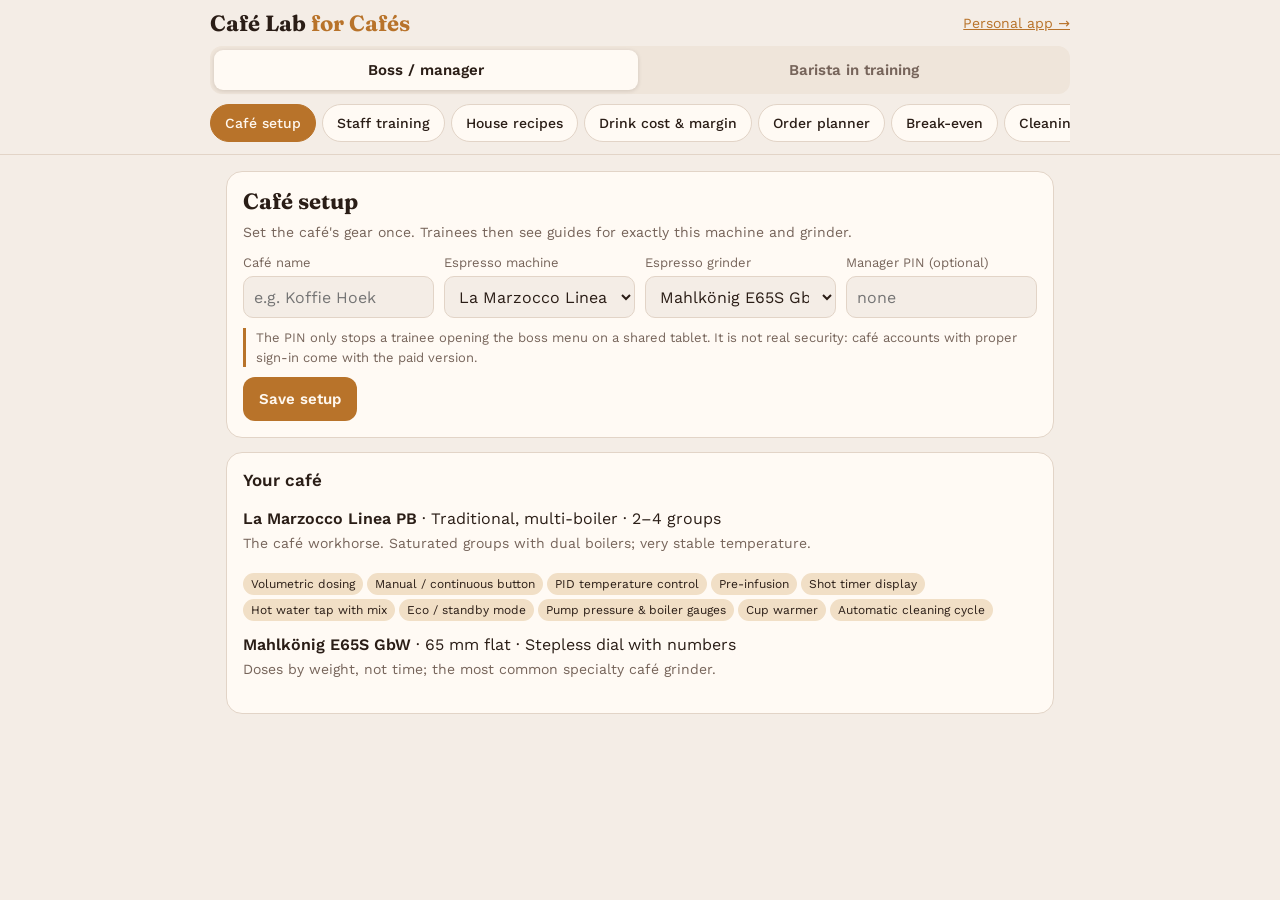
<file: cafe.html>
<!doctype html><html lang="en"><head><meta charset="utf-8">
<meta name="viewport" content="width=device-width,initial-scale=1,viewport-fit=cover">
<meta name="theme-color" content="#f4ede6" media="(prefers-color-scheme: light)"><meta name="theme-color" content="#1c1512" media="(prefers-color-scheme: dark)">
<meta name="description" content="Café Lab for Cafés: owner and trainee barista tools, coffee calculators and a commercial equipment guide.">
<link rel="manifest" href="manifest.webmanifest"><link rel="icon" href="favicon-v2-48.png" sizes="48x48"><link rel="apple-touch-icon" href="apple-touch-icon-v2.png">
<title>Café Lab for Cafés</title>
<link rel="stylesheet" href="fonts.css">
<style>
:root{--bg:#f4ede6;--surface:#fffaf4;--sunk:#efe5da;--ink:#2a1d16;--muted:#76645a;--line:#e2d4c7;--crema:#b8732a;--crema-soft:#f1dfc6;--on-crema:#fff8ef;--good:#3d7a4c;--warn:#c7950c;--bad:#c4472b;
--display:"Fraunces",Georgia,serif;--body:"Work Sans",system-ui,sans-serif;--mono:"IBM Plex Mono",ui-monospace,monospace}
@media (prefers-color-scheme:dark){:root:not([data-theme="light"]){--bg:#17110d;--surface:#211812;--sunk:#1a130e;--ink:#f2e6db;--muted:#ab968a;--line:#3a2c23;--crema:#e09a4a;--crema-soft:#3a2716;--on-crema:#1d120b;--good:#6cb67e;--warn:#e8bd3a;--bad:#ef7a5c;color-scheme:dark}}
:root[data-theme="dark"]{--bg:#17110d;--surface:#211812;--sunk:#1a130e;--ink:#f2e6db;--muted:#ab968a;--line:#3a2c23;--crema:#e09a4a;--crema-soft:#3a2716;--on-crema:#1d120b;--good:#6cb67e;--warn:#e8bd3a;--bad:#ef7a5c;color-scheme:dark}
*{box-sizing:border-box}html{-webkit-text-size-adjust:100%}
body{margin:0;background:var(--bg);color:var(--ink);font:16px/1.5 var(--body)}
header{position:sticky;top:0;z-index:5;background:var(--bg);border-bottom:1px solid var(--line);padding:calc(env(safe-area-inset-top,0px) + 10px) 16px 10px}
.wrap{max-width:860px;margin:0 auto}
.top{display:flex;align-items:center;justify-content:space-between;gap:10px}
h1{font:700 22px/1.2 var(--display);margin:0}h2{font:700 22px/1.25 var(--display);margin:0 0 6px}h3{font:600 17px/1.3 var(--body);margin:0 0 6px}
main{padding:16px 16px 60px}
a{color:var(--crema)}
.hint{color:var(--muted);font-size:14px;margin:4px 0 10px}
.seg{display:flex;background:var(--sunk);border-radius:12px;padding:4px;gap:4px}
.seg button{flex:1;background:transparent;color:var(--muted);border:0;padding:8px 12px;border-radius:9px;font:600 15px var(--body);cursor:pointer;min-height:40px}
.seg button[aria-pressed="true"]{background:var(--surface);color:var(--ink);box-shadow:0 1px 4px rgba(40,20,10,.15)}
.menu{display:flex;gap:6px;overflow-x:auto;padding:10px 0 2px;scrollbar-width:none}.menu::-webkit-scrollbar{display:none}
.menu button{flex:none;border:1px solid var(--line);background:var(--surface);color:var(--ink);border-radius:99px;padding:7px 14px;font:500 14px var(--body);cursor:pointer;min-height:38px}
.menu button[aria-current="true"]{background:var(--crema);border-color:var(--crema);color:var(--on-crema)}
.panel{background:var(--surface);border:1px solid var(--line);border-radius:16px;padding:16px;margin:0 0 14px}
.grid{display:grid;grid-template-columns:repeat(auto-fit,minmax(140px,1fr));gap:10px}
.field{display:flex;flex-direction:column;gap:4px;font-size:13px;color:var(--muted)}
input,select,textarea{font:16px var(--body);color:var(--ink);background:var(--bg);border:1px solid var(--line);border-radius:10px;padding:9px 10px;min-height:42px;width:100%}
.num{font-family:var(--mono)}
button.btn{background:var(--crema);color:var(--on-crema);border:0;border-radius:12px;padding:10px 16px;font:600 15px var(--body);cursor:pointer;min-height:44px}
button.ghost{background:transparent;color:var(--crema);border:1px solid var(--line);border-radius:12px;padding:8px 14px;font:600 14px var(--body);cursor:pointer;min-height:40px}
.out{margin-top:12px;padding:12px;border-radius:12px;background:var(--crema-soft)}
.big{font:700 26px/1.2 var(--mono)}
.ok{color:var(--good)}.warnT{color:var(--warn)}.badT{color:var(--bad)}
.row{display:flex;gap:8px;align-items:center;flex-wrap:wrap}.spread{justify-content:space-between}
table{width:100%;border-collapse:collapse;font-size:14px}th,td{text-align:left;padding:7px 6px;border-bottom:1px solid var(--line);vertical-align:top}th{color:var(--muted);font-weight:600}
.tableWrap{overflow-x:auto}
.tag{display:inline-block;font-size:12px;padding:2px 8px;border-radius:99px;background:var(--sunk);color:var(--muted);margin:2px 4px 2px 0}
.tag.on{background:var(--crema-soft);color:var(--ink)}
.cards{display:grid;grid-template-columns:repeat(auto-fill,minmax(240px,1fr));gap:10px}
.card{border:1px solid var(--line);border-radius:14px;padding:12px;background:var(--bg);cursor:pointer;text-align:left;color:var(--ink);font:inherit}
.card b{display:block}.card small{color:var(--muted)}
.check{display:flex;gap:10px;align-items:flex-start;padding:8px 0;border-bottom:1px solid var(--line)}
.check input{width:22px;height:22px;min-height:0;flex:none;margin-top:2px}
.check .who{margin-left:auto;font-size:12px;color:var(--muted);white-space:nowrap}
details summary{cursor:pointer;font-weight:600;padding:6px 0}
.note{font-size:13px;color:var(--muted);border-left:3px solid var(--crema);padding-left:10px;margin:10px 0}
.bar{height:8px;background:var(--sunk);border-radius:99px;overflow:hidden}.bar i{display:block;height:100%;background:var(--good)}
</style></head><body>
<header><div class="wrap">
  <div class="top"><h1>Café Lab <span style="color:var(--crema)">for Cafés</span></h1><a href="./" style="font-size:14px">Personal app →</a></div>
  <div class="seg" role="group" aria-label="Who is using this" style="margin-top:10px"><button type="button" data-role="boss">Boss / manager</button><button type="button" data-role="trainee">Barista in training</button></div>
  <nav class="menu" id="menu" aria-label="Sections"></nav>
</div></header>
<main class="wrap" id="view"></main>
<script>
"use strict";
const $=s=>document.querySelector(s);
const esc=s=>String(s??"").replace(/[&<>"']/g,c=>({"&":"&amp;","<":"&lt;",">":"&gt;",'"':"&quot;","'":"&#39;"}[c]));
const fmt=(n,d=1)=>isFinite(n)?(+n).toFixed(d):"–";
const eur=n=>isFinite(n)?"€"+(+n).toFixed(2):"–";

/* ---------- storage (this device only until café accounts sync) ---------- */
const KEY="cafeWork";
const DEF={role:"boss",section:null,pin:"",machine:"lm-linea-pb",grinder:"mk-e65s",cafe:"",staff:[],signoff:{},recipes:null,clean:{},costs:{},plan:{}};
let S;try{S=Object.assign({},DEF,JSON.parse(localStorage.getItem(KEY)||"{}"))}catch(e){S={...DEF}}
const save=()=>{try{localStorage.setItem(KEY,JSON.stringify(S))}catch(e){}};

/* ---------- commercial equipment ---------- */
// Feature keys shared by machines; FUNCS explains each one to trainees.
const FUNCS={
  vol:["Volumetric dosing","Programmed buttons stop the shot after a set amount of water (counted by a flowmeter). Set them once for the house recipe; check yield on a scale daily because grind and beans change it.","Program: hold the programming button, start the shot with the button you want, stop it at the right yield, release. The machine remembers the pulse count."],
  manual:["Manual / continuous button","Starts and stops the shot by hand. Use it when dialling in with a scale, and for purging the group.","Press once to start, again to stop at your target weight."],
  pid:["PID temperature control","Electronic control keeps brew water within about ±0.5 °C. Light roasts like it hotter (93–95 °C), dark roasts cooler (88–91 °C).","Change temperature in the service menu or display; wait 10 minutes after a change before judging taste."],
  multi:["Independent group boilers","Each group has its own boiler, so two coffees on two groups can brew at different temperatures (e.g. house blend and guest single origin).","Label each group with the bean it is set for."],
  hx:["Heat exchanger","Brew water is heated as it passes through the steam boiler. Cheaper and robust, but the group can run hot when idle.","Flush 2–3 s of water before each shot after the machine has stood idle."],
  pre:["Pre-infusion","Wets the puck at low pressure before full pressure. Fewer channels, more even extraction, especially with fine light roasts.","Set the pre-infusion time (usually 2–8 s). Longer pre-infusion = slightly longer total shot time."],
  profile:["Pressure / flow profiling","The barista or a stored program changes pressure or flow during the shot (e.g. soft start, 9 bar, taper to 6 bar).","Start with the factory flat 9 bar profile; change one stage at a time and compare taste."],
  grav:["Gravimetric (scales in the drip tray)","Scales under the cup stop the shot at a target weight in grams instead of a water volume. Most consistent yield.","Tare happens automatically; keep the drip tray clean and dry or weights drift."],
  timer:["Shot timer display","Shows the extraction time per group. Shot time is your fastest signal of grind drift.","Note the time with each check shot; aim for the house window, usually 25–32 s."],
  autosteam:["Automatic milk steaming","A temperature probe in the wand stops steaming at a set temperature, and some machines also set texture (foam amount).","Set stop temperature 55–65 °C; still purge and wipe the wand after every jug."],
  cool:["Cool-touch steam wands","Insulated wands stay cool so milk does not bake on. Faster cleaning, fewer burns.","Still purge before and after, and wipe with a dedicated damp cloth."],
  water:["Hot water tap with mix","Delivers water for Americanos and tea; a mixing valve sets the temperature so it doesn't spit or scald.","Never use the hot-water tap to brew espresso drinks' water from the group."],
  eco:["Eco / standby mode","Lowers boiler temperatures or switches off groups during quiet hours to save energy.","Program it to wake 30 minutes before opening."],
  clean:["Automatic cleaning cycle","Runs the backflush program with a blind basket and detergent at the press of a button.","Daily at closing: blind basket + 1 tablet/scoop detergent per group, run the cycle, then rinse cycle without detergent."],
  connect:["Telemetry / connectivity","Sends shot counts, errors and maintenance alerts to an app or the technician.","Owners can see shot counts per group and when filters/gaskets are due."],
  bar:["Pump pressure & boiler gauges","Show brew pressure (aim ~9 bar while brewing) and steam boiler pressure (usually 1–1.5 bar).","If brew pressure drops or steam pressure is low, call the technician; don't adjust the pump yourself."],
  warmer:["Cup warmer","Keeps cups warm so the espresso doesn't lose heat and crema when it hits the cup.","Store only clean, dry cups upside-down on the warmer."],
  bean:["Built-in grinder and milk system (super-automatic)","Grinds, tamps, brews and textures milk by itself at the press of a drink button. The barista's job becomes setup, cleaning and quality checks.","Run the daily milk system clean and the brew unit clean; check one espresso on a scale every morning."]
};
const M=(id,name,brand,type,groups,feat,note)=>({id,name,brand,type,groups,feat,note});
const MACHINES=[
 M("lm-linea-pb","Linea PB","La Marzocco","Traditional, multi-boiler","2–4",["vol","manual","pid","pre","timer","water","eco","bar","warmer","clean"],"The café workhorse. Saturated groups with dual boilers; very stable temperature."),
 M("lm-linea-classic","Linea Classic S","La Marzocco","Traditional, dual boiler","2–4",["vol","manual","pid","water","bar","warmer"],"Simple, robust update of the original Linea."),
 M("lm-gb5","GB5 S","La Marzocco","Traditional, dual boiler","2–4",["vol","manual","pid","pre","timer","water","eco","bar","warmer","clean"],"Linea internals with a different body and display per group."),
 M("lm-kb90","KB90","La Marzocco","Traditional, dual boiler","2–4",["vol","manual","pid","pre","timer","water","eco","bar","warmer","clean","cool"],"Straight-in portafilter and automatic flush between shots; built for high volume."),
 M("lm-strada","Strada X","La Marzocco","Multi-boiler, profiling","2–3",["vol","manual","pid","multi","pre","profile","timer","water","bar","warmer","clean"],"Paddle or programmed flow profiling per group."),
 M("va-eagle-one","Eagle One","Victoria Arduino","Multi-boiler, energy saving","2–3",["vol","manual","pid","multi","pre","timer","water","eco","warmer","clean","cool"],"Low-energy design (NEO system); compact, low profile."),
 M("va-black-eagle","Black Eagle Maverick","Victoria Arduino","Multi-boiler, gravimetric","2–3",["vol","manual","pid","multi","pre","grav","timer","water","autosteam","eco","warmer","clean","cool","connect"],"Gravitech scales stop shots by weight. A favourite in competitions."),
 M("ns-aurelia-wave","Aurelia Wave","Nuova Simonelli","Traditional, HX","2–3",["vol","manual","pid","pre","timer","water","autosteam","eco","bar","warmer","clean","cool"],"Soft-infusion and optional Easy Cream automatic milk; easy for new staff."),
 M("ns-appia-life","Appia Life","Nuova Simonelli","Traditional, HX","1–3",["vol","manual","pre","water","eco","bar","warmer"],"Affordable, very common entry machine for small cafés."),
 M("slayer-steam","Steam LP","Slayer","Multi-boiler, flow control","1–3",["vol","manual","pid","multi","pre","profile","timer","water","cool","eco","warmer"],"Needle-valve flow control for long, low-flow pre-brew."),
 M("synesso-hydra","MVP Hydra","Synesso","Multi-boiler, pressure profiling","2–4",["vol","manual","pid","multi","pre","profile","timer","water","bar","warmer"],"Programmable pressure profiles per group; very temperature stable."),
 M("kvdw-spirit","Spirit","Kees van der Westen","Multi-boiler, paddle profiling","2–3",["manual","pid","multi","pre","profile","timer","water","bar","warmer"],"Dutch-made; paddle lets the barista set pressure through the shot."),
 M("sr-cafe-racer","Café Racer","Sanremo","Multi-boiler","2–4",["vol","manual","pid","multi","pre","timer","water","eco","bar","warmer","clean"],"Distinctive open-frame design, independent group temperatures."),
 M("sr-opera","Opera 2.0","Sanremo","Multi-boiler, pressure profiling","2–3",["vol","manual","pid","multi","pre","profile","timer","water","eco","bar","warmer","clean"],"Variable-pressure profiles stored per button."),
 M("cimbali-m200","M200","La Cimbali","Multi-boiler, profiling","2–3",["vol","manual","pid","multi","pre","profile","timer","water","autosteam","eco","warmer","clean","cool","connect"],"Top Cimbali; programmable profiles and Turbosteam milk."),
 M("cimbali-m26","M26","La Cimbali","Traditional, HX","2–3",["vol","manual","pid","pre","timer","water","autosteam","eco","bar","warmer","clean","connect"],"Mid-range Cimbali with optional Turbosteam automatic wand."),
 M("faema-e71e","E71E","Faema","Multi-boiler","2–3",["vol","manual","pid","multi","pre","profile","timer","water","autosteam","eco","warmer","clean","cool","connect"],"Programmable pressure; touch display per group."),
 M("rancilio-classe11","Classe 11 USB","Rancilio","Traditional, HX","2–4",["vol","manual","pid","pre","timer","water","autosteam","eco","bar","warmer","clean","cool"],"Large touch display; iSteam automatic wand option."),
 M("rancilio-classe5","Classe 5","Rancilio","Traditional, HX","1–3",["vol","manual","water","bar","warmer"],"Simple and very reliable; common in starter cafés."),
 M("astoria-storm","Storm","Astoria","Multi-boiler","2–3",["vol","manual","pid","multi","pre","timer","water","autosteam","eco","warmer","clean","cool"],"Independent group temperatures and optional automatic milk."),
 M("dallacorte-xt","XT","Dalla Corte","Multi-boiler","2–3",["vol","manual","pid","multi","pre","timer","water","eco","warmer","clean"],"Multi-boiler with per-group temperature and recipe settings."),
 M("eversys-cameo","Cameo","Eversys","Super-automatic","1–2",["bean","vol","pid","autosteam","water","clean","connect"],"Super-automatic that rivals manual espresso in volume cafés and hotels."),
 M("franke-a800","A800","Franke","Super-automatic","1",["bean","vol","pid","autosteam","water","clean","connect"],"Common in hotels, offices and petrol-station cafés."),
 M("wmf-5000s","5000 S+","WMF","Super-automatic","1",["bean","vol","pid","autosteam","water","clean","connect"],"High-capacity super-automatic with self-cleaning milk system."),
 M("thermoplan-bw4","Black&White4","Thermoplan","Super-automatic","1",["bean","vol","pid","autosteam","water","clean","connect"],"Known as the machine many large coffee chains use.")
];
const G=(id,name,brand,burr,adj,feat,note)=>({id,name,brand,burr,adj,feat,note});
const GRINDERS=[
 G("mk-e65s","E65S GbW","Mahlkönig","65 mm flat","Stepless dial with numbers",["Grind by weight","Display","Burr cooling fans"],"Doses by weight, not time; the most common specialty café grinder."),
 G("mk-e80","E80 Supreme","Mahlkönig","80 mm flat","Stepless dial with numbers",["Time dosing","Display","Burr cooling"],"For busy bars: fast and cool-running."),
 G("mk-ek43","EK43","Mahlkönig","98 mm flat","Stepless dial 0–16",["Single dose","Filter and espresso"],"The standard for filter and retail bean grinding; also used single-dose for espresso."),
 G("mz-major","Major V","Mazzer","83 mm flat","Stepless collar",["Time dosing","Display"],"Robust high-volume Italian grinder."),
 G("mz-robur","Robur S","Mazzer","71 mm conical","Stepless collar",["Time dosing","Display","Cooling fan"],"Conical burrs for very high volume, chocolatey cup."),
 G("mz-kony","Kony S","Mazzer","63 mm conical","Stepless collar",["Time dosing","Display"],"Mid-volume conical grinder."),
 G("anfim-pratica","Pratica","Anfim","75 mm flat","Micrometric stepless ring",["Time dosing","Display"],"Precise and quick; popular in specialty bars."),
 G("va-mythos1","Mythos One (Clima Pro)","Victoria Arduino","75 mm flat","Stepless, knob",["Time dosing","Heated burr chamber (stable temperature)","Display"],"Keeps the burrs at constant temperature so grind drifts less through the day."),
 G("va-mythos2","Mythos 2","Victoria Arduino","75 mm flat","Stepless, knob",["Grind by weight (gravimetric)","Heated burr chamber","Display"],"Gravimetric version that weighs each dose."),
 G("eureka-atom75","Atom 75","Eureka","75 mm flat","Stepless micrometric",["Time dosing","Display","Quiet"],"Quiet; fits small cafés and coffee bars."),
 G("fio-f64","F64 EVO","Fiorenzato","64 mm flat","Stepless micrometric",["Time dosing","Display"],"Very common, affordable café grinder."),
 G("fio-f83","F83 E","Fiorenzato","83 mm flat","Stepless micrometric",["Time dosing","Display","Burr cooling fan"],"Large burrs for higher volume."),
 G("compak-e8","E8","Compak","83 mm flat","Stepless micrometric",["Time dosing","Display"],"Spanish workhorse for high-volume bars."),
 G("ceado-e37s","E37S","Ceado","83 mm flat","Stepless micrometric",["Time dosing","Display","Burr cooling"],"Fast, cool and low retention."),
 G("ditting-807","807 Lab Sweet","Ditting","80 mm flat","Stepless dial",["Single dose","Filter and retail","Fast"],"Swiss; used for filter brewing and retail bags.")
];
const mach=()=>MACHINES.find(m=>m.id===S.machine)||MACHINES[0];
const grind=()=>GRINDERS.find(g=>g.id===S.grinder)||GRINDERS[0];

/* ---------- training and routines ---------- */
const SKILLS=[
 ["Safety & hygiene","Knows hot surfaces, steam and chemical safety; washes hands; allergens (milk types)"],
 ["Machine start-up","Opening routine done alone: flush groups, check gauges, warm cups"],
 ["Grinder basics","Knows which way is finer/coarser and how much to move it"],
 ["Dose and distribute","Hits the house dose ±0.2 g; even distribution; level tamp"],
 ["Pull a balanced shot alone","Within the house ratio and time window, tastes balanced"],
 ["Dial in the morning","Adjusts the grinder from a check shot with the scale"],
 ["Taste: sour vs bitter","Can tell under- from over-extraction and say the fix"],
 ["Steam milk: silky microfoam","Flat white texture, 55–65 °C, no big bubbles"],
 ["Steam milk: cappuccino foam","Thicker foam, holds shape"],
 ["Plant-milk steaming","Oat/soy without splitting or overheating"],
 ["Latte art: heart","Centred heart, good contrast"],
 ["Latte art: tulip / rosetta","Clean layered pattern"],
 ["Full house menu from memory","Every drink, size and recipe"],
 ["Speed: 2 drinks in 3 min","Two milk drinks to standard during rush"],
 ["Closing & cleaning alone","Backflush, wands, grinder, drip trays, floors"],
 ["Explain the coffee to a customer","Origin, taste and why we brew it like this"]
];
const ROUTINES={
 open:["Turn on machine 30 min before opening (or check eco wake)","Check boiler and pump gauges","Flush each group 5 s, insert clean portafilters","Fill grinder hopper; purge 1–2 doses","Pull check shot: weigh dose, yield and time; adjust grind","Taste and log the check shot","Fill milk fridge, check dates","Stock cups, lids, sugar, napkins"],
 hourly:["Purge and wipe wands after every jug","Flush group before every shot","Wipe portafilter dry before dosing","Empty knock box","Re-check shot time after a rush or bean change"],
 close:["Backflush every group with detergent (cleaning cycle)","Rinse backflush without detergent","Soak portafilters and baskets in cleaner","Soak steam wand tips; clear wand holes","Brush grinder chute, empty and vacuum hopper if beans change tomorrow","Clean drip trays and grids","Wipe machine body; leave group heads clean","Turn off or set eco mode"],
 weekly:["Remove and scrub shower screens and dispersion plates","Check group gaskets (replace every 3–6 months)","Deep-clean grinder burrs with grinder cleaner","Descale kettle / clean hot-water tap","Check water filter capacity and date"]
};
const DEF_RECIPES=[
 {drink:"Espresso",cup:"60 ml",dose:18,yield:36,time:"27–30 s",milk:0,notes:"Double shot"},
 {drink:"Americano",cup:"240 ml",dose:18,yield:36,time:"27–30 s",milk:0,notes:"Hot water first, espresso on top"},
 {drink:"Cappuccino",cup:"180 ml",dose:18,yield:36,time:"27–30 s",milk:130,notes:"1–1.5 cm foam"},
 {drink:"Flat white",cup:"160 ml",dose:18,yield:40,time:"27–30 s",milk:110,notes:"Thin silky foam"},
 {drink:"Latte",cup:"300 ml",dose:18,yield:36,time:"27–30 s",milk:240,notes:"1 cm foam"}
];
if(!S.recipes)S.recipes=DEF_RECIPES.map(r=>({...r}));

/* ---------- menus ---------- */
const MENUS={
 boss:[["setup","Café setup"],["staff","Staff training"],["recipes","House recipes"],["cost","Drink cost & margin"],["order","Order planner"],["breakeven","Break-even"],["routine","Cleaning & routines"],["tools","Barista calculators"],["gear","Equipment guide"]],
 trainee:[["path","My training"],["machine","Our machine"],["grinder","Our grinder"],["tools","Calculators"],["recipes","House recipes"],["routine","Daily routines"],["gear","Equipment guide"]]
};
function renderMenu(){
  document.querySelectorAll("[data-role]").forEach(b=>b.setAttribute("aria-pressed",b.dataset.role===S.role));
  const list=MENUS[S.role];if(!list.some(x=>x[0]===S.section))S.section=list[0][0];
  $("#menu").innerHTML=list.map(([k,l])=>`<button type="button" data-sec="${k}" aria-current="${k===S.section}">${l}</button>`).join("");
}
function lockView(){const v=$("#view");v.onchange=v.oninput=v.onclick=null;v.innerHTML=`<div class="panel"><h2>Manager PIN</h2><p class="hint">Enter the PIN to open the boss menu.</p><div class="row"><input id="pinIn" inputmode="numeric" style="flex:1;min-width:120px"><button class="btn" id="pinGo" type="button">Open</button></div><p class="hint badT" id="pinErr" hidden>Wrong PIN. Try again.</p></div>`;$("#pinGo").onclick=()=>{if($("#pinIn").value===S.pin){S.role="boss";S.section=null;go()}else $("#pinErr").hidden=false}}
function go(){renderMenu();save();(VIEWS[S.section]||VIEWS.setup)();window.scrollTo(0,0)}
document.addEventListener("click",e=>{
  const r=e.target.closest("[data-role]");
  if(r){if(r.dataset.role==="boss"&&S.pin&&S.role!=="boss"){lockView();return}S.role=r.dataset.role;S.section=null;go();return}
  const s=e.target.closest("[data-sec]");if(s){S.section=s.dataset.sec;go()}
});
const V=h=>{const v=$("#view");v.onchange=v.oninput=v.onclick=null;v.innerHTML=h};
const opt=(arr,sel)=>arr.map(x=>`<option value="${x.id}"${x.id===sel?" selected":""}>${esc(x.brand+" "+x.name)}</option>`).join("");

/* ---------- views ---------- */
const VIEWS={};
VIEWS.setup=()=>{V(`<div class="panel"><h2>Café setup</h2><p class="hint">Set the café's gear once. Trainees then see guides for exactly this machine and grinder.</p>
 <div class="grid"><label class="field"><span>Café name</span><input id="cName" value="${esc(S.cafe)}" placeholder="e.g. Koffie Hoek"></label>
 <label class="field"><span>Espresso machine</span><select id="cMach">${opt(MACHINES,S.machine)}</select></label>
 <label class="field"><span>Espresso grinder</span><select id="cGrind">${opt(GRINDERS,S.grinder)}</select></label>
 <label class="field"><span>Manager PIN (optional)</span><input id="cPin" inputmode="numeric" maxlength="6" value="${esc(S.pin)}" placeholder="none"></label></div>
 <p class="note">The PIN only stops a trainee opening the boss menu on a shared tablet. It is not real security: café accounts with proper sign-in come with the paid version.</p>
 <button class="btn" id="cSave" type="button">Save setup</button></div>
 <div class="panel" id="cSum"></div>`);
 const sum=()=>{const m=mach(),g=grind();$("#cSum").innerHTML=`<h3>${esc(S.cafe||"Your café")}</h3><p><b>${esc(m.brand+" "+m.name)}</b> · ${esc(m.type)} · ${m.groups} groups<br><small class="hint">${esc(m.note)}</small></p><div>${m.feat.map(f=>`<span class="tag on">${FUNCS[f][0]}</span>`).join("")}</div><p style="margin-top:10px"><b>${esc(g.brand+" "+g.name)}</b> · ${g.burr} · ${esc(g.adj)}<br><small class="hint">${esc(g.note)}</small></p>`};
 sum();
 $("#cSave").onclick=()=>{S.cafe=$("#cName").value.trim();S.machine=$("#cMach").value;S.grinder=$("#cGrind").value;S.pin=$("#cPin").value.trim();save();sum();toast("Saved")};
};
function twice(b,fn){if(b.dataset.armed){fn();return}b.dataset.armed=1;const t=b.textContent;b.textContent="Tap again to confirm";setTimeout(()=>{if(b.isConnected){delete b.dataset.armed;b.textContent=t}},3000)}
function toast(t){const d=document.createElement("div");d.textContent=t;d.style.cssText="position:fixed;left:50%;bottom:24px;transform:translateX(-50%);background:var(--ink);color:var(--bg);padding:8px 14px;border-radius:99px;font-size:14px;z-index:50";document.body.appendChild(d);setTimeout(()=>d.remove(),1800)}

VIEWS.staff=()=>{
 const rows=S.staff.map((n,i)=>{const done=SKILLS.filter((_,k)=>(S.signoff[n]||{})[k]==="ok").length,ask=SKILLS.filter((_,k)=>(S.signoff[n]||{})[k]==="ask").length;
   return `<div class="panel"><div class="row spread"><h3>${esc(n)}</h3><button class="ghost" data-del="${i}" type="button">Remove</button></div>
   <div class="bar"><i style="width:${done/SKILLS.length*100}%"></i></div><p class="hint">${done}/${SKILLS.length} skills signed off${ask?` · <b class="warnT">${ask} waiting for your sign-off</b>`:""}</p>
   <details${ask?" open":""}><summary>Skills</summary>${SKILLS.map(([t,d],k)=>{const st=(S.signoff[n]||{})[k];return `<label class="check"><input type="checkbox" data-sign="${esc(n)}|${k}"${st==="ok"?" checked":""}><span><b>${t}</b><br><small class="hint">${d}</small></span><span class="who">${st==="ok"?"✓ signed off":st==="ask"?"<b class='warnT'>asks sign-off</b>":""}</span></label>`}).join("")}</details></div>`}).join("");
 V(`<div class="panel"><h2>Staff training</h2><p class="hint">Add your baristas. When a trainee marks a skill "ready", it shows here for you to sign off after watching them do it.</p>
 <div class="row"><input id="sName" placeholder="Barista name" style="flex:1;min-width:160px"><button class="btn" id="sAdd" type="button">Add</button></div></div>${rows||'<p class="hint">No staff yet.</p>'}`);
 $("#sAdd").onclick=()=>{const n=$("#sName").value.trim();if(n&&!S.staff.includes(n)){S.staff.push(n);save();VIEWS.staff()}};
 $("#view").onchange=e=>{const c=e.target.dataset.sign;if(!c)return;const[n,k]=c.split("|");(S.signoff[n]=S.signoff[n]||{})[k]=e.target.checked?"ok":"";save();VIEWS.staff()};
 $("#view").querySelectorAll("[data-del]").forEach(b=>b.onclick=()=>twice(b,()=>{S.staff.splice(b.dataset.del,1);save();VIEWS.staff()}));
};

VIEWS.path=()=>{
 const me=S.me&&S.staff.includes(S.me)?S.me:"";
 V(`<div class="panel"><h2>My training</h2><p class="hint">Pick your name (your manager adds you). Mark a skill "ready" when you can do it alone; your manager signs it off after watching.</p>
 <select id="me"><option value="">— choose your name —</option>${S.staff.map(n=>`<option${n===me?" selected":""}>${esc(n)}</option>`).join("")}</select>
 ${S.staff.length?"":'<p class="note">No staff added yet. Ask your manager to add you under Boss → Staff training.</p>'}</div>
 <div id="mySkills"></div>`);
 $("#me").onchange=e=>{S.me=e.target.value;save();VIEWS.path()};
 if(!me)return;
 const st=S.signoff[me]||{},done=SKILLS.filter((_,k)=>st[k]==="ok").length,next=SKILLS.findIndex((_,k)=>st[k]!=="ok");
 $("#mySkills").innerHTML=`<div class="panel"><div class="bar"><i style="width:${done/SKILLS.length*100}%"></i></div><p class="hint">${done} of ${SKILLS.length} signed off${next>=0?` · next up: <b>${SKILLS[next][0]}</b>`:" · fully trained!"}</p>
 ${SKILLS.map(([t,d],k)=>`<div class="check"><span style="width:22px;flex:none">${st[k]==="ok"?"✅":st[k]==="ask"?"⏳":"○"}</span><span><b>${t}</b><br><small class="hint">${d}</small></span><span class="who">${st[k]==="ok"?"signed off":`<button class="ghost" type="button" data-ask="${k}">${st[k]==="ask"?"Undo":"I'm ready"}</button>`}</span></div>`).join("")}</div>`;
 $("#mySkills").querySelectorAll("[data-ask]").forEach(b=>b.onclick=()=>{const k=b.dataset.ask;(S.signoff[me]=S.signoff[me]||{})[k]=st[k]==="ask"?"":"ask";save();VIEWS.path()});
};

VIEWS.recipes=()=>{
 const boss=S.role==="boss";
 const cell=(r,i,k,num)=>boss?`<input data-r="${i}|${k}" value="${esc(r[k])}"${num?' class="num" inputmode="decimal" style="width:70px"':""}>`:esc(r[k]);
 V(`<div class="panel"><h2>House recipes</h2><p class="hint">${boss?"Edit the café's standard. Trainees see this as read-only.":"Our café's standard. Weigh every shot until these feel automatic."}</p>
 <div class="tableWrap"><table><tr><th>Drink</th><th>Cup</th><th>Dose g</th><th>Yield g</th><th>Ratio</th><th>Time</th><th>Milk ml</th><th>Notes</th>${boss?"<th></th>":""}</tr>
 ${S.recipes.map((r,i)=>`<tr><td>${cell(r,i,"drink")}</td><td>${cell(r,i,"cup")}</td><td>${cell(r,i,"dose",1)}</td><td>${cell(r,i,"yield",1)}</td><td class="num">1:${fmt(r.yield/r.dose)}</td><td>${cell(r,i,"time")}</td><td>${cell(r,i,"milk",1)}</td><td>${cell(r,i,"notes")}</td>${boss?`<td><button class="ghost" data-rm="${i}" type="button">✕</button></td>`:""}</tr>`).join("")}
 </table></div>${boss?'<div class="row" style="margin-top:10px"><button class="btn" id="rAdd" type="button">Add drink</button><button class="ghost" id="rReset" type="button">Reset to defaults</button></div>':""}</div>`);
 if(!boss)return;
 $("#view").onchange=e=>{const d=e.target.dataset.r;if(!d)return;const[i,k]=d.split("|");S.recipes[i][k]=["dose","yield","milk"].includes(k)?parseFloat(e.target.value)||0:e.target.value;save();VIEWS.recipes()};
 $("#rAdd").onclick=()=>{S.recipes.push({drink:"New drink",cup:"",dose:18,yield:36,time:"27–30 s",milk:0,notes:""});save();VIEWS.recipes()};
 $("#rReset").onclick=e=>twice(e.target,()=>{S.recipes=DEF_RECIPES.map(r=>({...r}));save();VIEWS.recipes()});
 $("#view").querySelectorAll("[data-rm]").forEach(b=>b.onclick=()=>{S.recipes.splice(b.dataset.rm,1);save();VIEWS.recipes()});
};

/* calculator helper: fields → compute → output */
function calc(id,title,hint,fields,fn){
 return `<div class="panel" id="${id}"><h3>${title}</h3><p class="hint">${hint}</p><div class="grid">${fields.map(([k,l,v,o])=>`<label class="field"><span>${l}</span>${o?`<select data-k="${k}">${o.map(x=>`<option value="${x[0]}"${x[0]==v?" selected":""}>${x[1]}</option>`).join("")}</select>`:`<input data-k="${k}" class="num" inputmode="decimal" value="${v}">`}</label>`).join("")}</div><div class="out" data-out></div></div>`;
}
const CALCS={};
function wire(){Object.keys(CALCS).forEach(id=>{const el=document.getElementById(id);if(!el)return;const run=()=>{const v={};el.querySelectorAll("[data-k]").forEach(i=>{v[i.dataset.k]=i.tagName==="SELECT"?i.value:parseFloat(String(i.value).replace(",","."))});(S.costs[id]=S.costs[id]||{});el.querySelectorAll("[data-k]").forEach(i=>S.costs[id][i.dataset.k]=i.value);save();el.querySelector("[data-out]").innerHTML=CALCS[id](v)};el.addEventListener("input",run);run()})}
const sv=(id,k,d)=>(S.costs[id]&&S.costs[id][k]!=null)?S.costs[id][k]:d;

function toolsHTML(){
 const g=grind();
 CALCS.ratio=v=>{let{dose,yield:y,ratio}=v;let msg="";
   if(isFinite(dose)&&isFinite(ratio)&&!isFinite(y))y=dose*ratio;
   const r=y/dose;const c=r<1.5?"Ristretto":r<=2.5?"Espresso":r<=3.2?"Lungo":"Long / split shot";
   return `<span class="big">${isFinite(y)?fmt(y)+" g":"–"}</span> out · ratio <b>1:${fmt(r)}</b> · ${c}<br><small>Leave "Yield" empty to calculate it from dose × ratio.</small>`};
 CALCS.ey=v=>{const ey=v.tds*v.bev/v.dose;const st=ey<18?["under-extracted: grind finer or run longer","warnT"]:ey>22?["over-extracted: grind coarser or shorter","badT"]:["in the 18–22 % ideal range","ok"];
   return `<span class="big">${fmt(ey)} %</span> extraction yield — <b class="${st[1]}">${st[0]}</b><br><small>Strength ${fmt(v.tds,2)} % TDS (espresso 8–12 %, filter 1.15–1.45 %).</small>`};
 CALCS.gstep=v=>{const diff=v.target-v.actual;if(!isFinite(diff))return"–";if(Math.abs(diff)<1.5)return`<b class="ok">On target.</b> Leave the grinder.`;const steps=Math.abs(diff)/v.sps;
   return `Shot ran <b>${fmt(Math.abs(diff),0)} s ${diff>0?"fast":"slow"}</b> → go <b>${diff>0?"finer":"coarser"}</b> by about <span class="big">${fmt(steps,1)}</span> step(s) on the ${esc(g.brand+" "+g.name)}.<br><small>${esc(g.adj)}. Move it a little, purge one dose, and pull another check shot.</small>`};
 CALCS.fresh=v=>{const d=Math.floor((Date.now()-new Date(v.date))/864e5);if(!isFinite(d))return"Enter the roast date.";
   const st=d<v.rest?[`Resting — best from day ${v.rest} (in ${v.rest-d} days)`,"warnT"]:d<=v.rest+28?["In its best window","ok"]:d<=v.rest+56?["Still fine; flavours fading","warnT"]:["Past its best","badT"];
   return `<span class="big">${d}</span> days off roast — <b class="${st[1]}">${st[0]}</b>`};
 CALCS.batch=v=>{const coffee=v.litres*1000/v.ratio;return `<span class="big">${fmt(coffee,0)} g</span> ground coffee for ${fmt(v.litres,1)} L water at 1:${v.ratio}<br><small>≈ ${fmt(v.litres*1000*0.9/v.cup,0)} cups of ${v.cup} ml (about 10 % of water stays in the grounds). Hold batch brew max 30–45 min.</small>`};
 CALCS.milk=v=>{const per=v.size*(1+v.foam/100);const jug=[350,600,750,1000].find(j=>j>=v.cups*v.size*1.3)||1000;
   return `Pour about <span class="big">${fmt(v.cups*v.size,0)} ml</span> cold milk for ${v.cups} drink(s); it grows to ≈ ${fmt(v.cups*per,0)} ml.<br>Use a <b>${jug} ml</b> jug (fill to the bottom of the spout).<br><small>Stop at 55–65 °C — too hot to hold for more than 2 s. Never re-steam milk.</small>`};
 CALCS.temp=v=>`<span class="big">${fmt(v.c*9/5+32,0)} °F</span> = ${fmt(v.c,0)} °C<br><small>Brew water 90–96 °C · steamed milk 55–65 °C · hot water for Americano 80–90 °C.</small>`;
 return `<h2>Calculators</h2><p class="hint">Quick numbers for behind the bar.</p>`+
 calc("ratio","Brew ratio","Dose in, yield out. Ratio = yield ÷ dose.",[["dose","Dose (g)",sv("ratio","dose",18)],["yield","Yield (g)",sv("ratio","yield",36)],["ratio","Ratio (1:x)",sv("ratio","ratio",2)]])+
 calc("gstep","Grind change","How far to turn the grinder from a check shot.",[["target","Target time (s)",sv("gstep","target",28)],["actual","Shot took (s)",sv("gstep","actual",22)],["sps","Seconds per step",sv("gstep","sps",2)]])+
 calc("ey","Extraction yield (refractometer)","EY % = TDS % × beverage weight ÷ dose.",[["dose","Dose (g)",sv("ey","dose",18)],["bev","Beverage (g)",sv("ey","bev",36)],["tds","TDS (%)",sv("ey","tds",9.5)]])+
 calc("fresh","Bean freshness","How long since roasting.",[["date","Roast date (YYYY-MM-DD)",sv("fresh","date",new Date(Date.now()-10*864e5).toISOString().slice(0,10))],["rest","Rest days (espresso 7–14)",sv("fresh","rest",7)]])+
 calc("batch","Batch brew / filter","Coffee needed for a batch.",[["litres","Water (L)",sv("batch","litres",2)],["ratio","Ratio 1:x",sv("batch","ratio",16)],["cup","Cup size (ml)",sv("batch","cup",240)]])+
 calc("milk","Milk for the jug","Pour the right amount, waste less.",[["cups","Drinks",sv("milk","cups",2)],["size","Milk per drink (ml)",sv("milk","size",130)],["foam","Foam growth %",sv("milk","foam",30),[[15,"Flat white ~15 %"],[30,"Latte ~30 %"],[50,"Cappuccino ~50 %"]]]])+
 calc("temp","°C ↔ °F","For manuals from other countries.",[["c","Celsius",sv("temp","c",93)]]);
}
VIEWS.tools=()=>{V(toolsHTML());wire()};

VIEWS.cost=()=>{
 CALCS.cost=v=>{const bean=v.bag/(v.kg*1000)*v.dose*(1+v.waste/100),milk=v.milkL/1000*v.ml*(1+v.waste/100),cost=bean+milk+v.cup,net=v.price/(1+v.vat/100),gp=net-cost,pct=gp/net*100,cls=pct>=70?"ok":pct>=60?"warnT":"badT";
   return `Cost per drink <span class="big">${eur(cost)}</span><br>coffee ${eur(bean)} · milk ${eur(milk)} · cup/lid/sugar ${eur(v.cup)}<br>Price excl. VAT ${eur(net)} → gross profit <b>${eur(gp)}</b> = <b class="${cls}">${fmt(pct,0)} % margin</b><br><small>Cafés usually aim for 70–80 % gross margin on coffee. For ${fmt(70,0)} % you'd charge ≥ ${eur(cost/0.3*(1+v.vat/100))} incl. VAT.</small>`};
 V(`<h2>Drink cost & margin</h2><p class="hint">What one drink really costs you, and what you keep.</p>`+
 calc("cost","Per drink",`NL: coffee served in a café is 9 % BTW (low rate); check with your accountant.`,[["bag","Beans: bag price €",sv("cost","bag",28)],["kg","Bag size (kg)",sv("cost","kg",1)],["dose","Dose per drink (g)",sv("cost","dose",18)],["milkL","Milk € per litre",sv("cost","milkL",1.3)],["ml","Milk per drink (ml)",sv("cost","ml",180)],["waste","Waste %",sv("cost","waste",8)],["cup","Cup/lid/extras €",sv("cost","cup",0.12)],["price","Menu price incl. VAT €",sv("cost","price",3.8)],["vat","VAT %",sv("cost","vat",9)]])+
 `<div class="panel"><h3>Your menu at a glance</h3><p class="hint">Uses the bean, milk and cup prices above with each house recipe.</p><div id="menuCost"></div></div>`);
 wire();
 const mc=()=>{const c=S.costs.cost||{},n=k=>parseFloat(String(c[k]).replace(",","."))||0;
   $("#menuCost").innerHTML=`<div class="tableWrap"><table><tr><th>Drink</th><th>Cost</th><th>Price for 75 % margin (incl. VAT)</th></tr>${S.recipes.map(r=>{const cost=n("bag")/(n("kg")*1000)*r.dose*(1+n("waste")/100)+n("milkL")/1000*r.milk*(1+n("waste")/100)+n("cup");return`<tr><td>${esc(r.drink)}</td><td class="num">${eur(cost)}</td><td class="num">${eur(cost/0.25*(1+n("vat")/100))}</td></tr>`}).join("")}</table></div>`};
 mc();$("#cost").addEventListener("input",mc);
};

VIEWS.order=()=>{
 const p=S.plan;
 V(`<h2>Order planner</h2><p class="hint">Average drinks per day → beans and milk to order.</p><div class="panel"><div class="grid">
 ${S.recipes.map((r,i)=>`<label class="field"><span>${esc(r.drink)} / day</span><input class="num" inputmode="numeric" data-p="${i}" value="${p[i]??(i<2?40:25)}"></label>`).join("")}
 <label class="field"><span>Open days / week</span><input class="num" id="oDays" value="${p.days??6}"></label><label class="field"><span>Order covers (days)</span><input class="num" id="oCover" value="${p.cover??7}"></label><label class="field"><span>Safety buffer %</span><input class="num" id="oBuf" value="${p.buf??15}"></label></div><div class="out" id="oOut"></div></div>`);
 const run=()=>{S.recipes.forEach((_,i)=>p[i]=parseFloat($(`[data-p="${i}"]`).value)||0);p.days=+$("#oDays").value||6;p.cover=+$("#oCover").value||7;p.buf=+$("#oBuf").value||0;save();
   let g=0,ml=0,n=0;S.recipes.forEach((r,i)=>{g+=p[i]*r.dose*1.08;ml+=p[i]*r.milk*1.1;n+=p[i]});const f=(1+p.buf/100)*p.cover;
   $("#oOut").innerHTML=`Per day: <b>${n}</b> drinks · <b>${fmt(g/1000,2)} kg</b> beans · <b>${fmt(ml/1000,1)} L</b> milk<br>Order for ${p.cover} days: <span class="big">${fmt(g*f/1000,1)} kg</span> beans · <span class="big">${fmt(ml*f/1000,0)} L</span> milk<br>Per week (${p.days} days): ${fmt(g*p.days/1000,1)} kg beans<br><small>Includes 8 % coffee waste (purges, dial-in) and 10 % milk waste. Order beans so they arrive 5–7 days after roasting.</small>`};
 $("#view").oninput=run;run();
};

VIEWS.breakeven=()=>{
 CALCS.be=v=>{const fixed=v.rent+v.staff+v.other+v.lease,perCup=v.avg/(1+v.vat/100)-v.cost,cups=fixed/perCup,day=cups/v.days;
   return `Monthly fixed costs <b>${eur(fixed)}</b> · profit per drink ${eur(perCup)}<br>Break-even: <span class="big">${fmt(cups,0)}</span> drinks / month ≈ <span class="big">${fmt(day,0)}</span> per open day<br><small>Everything above that is profit before tax. Machine lease or loan counts as fixed cost.</small>`};
 V(`<h2>Break-even</h2><p class="hint">How many drinks a day pay the bills.</p>`+calc("be","Monthly",`Rough figures are fine.`,[["rent","Rent €",sv("be","rent",2500)],["staff","Staff wages €",sv("be","staff",6000)],["other","Energy, water, insurance, other €",sv("be","other",1200)],["lease","Machine & grinder lease/loan €",sv("be","lease",350)],["avg","Average drink price incl. VAT €",sv("be","avg",3.9)],["vat","VAT %",sv("be","vat",9)],["cost","Avg cost per drink €",sv("be","cost",0.75)],["days","Open days / month",sv("be","days",26)]]));
 wire();
};

VIEWS.routine=()=>{
 const today=new Date().toISOString().slice(0,10);if(S.clean.day!==today)S.clean={day:today};
 const names={open:"Opening",hourly:"During service",close:"Closing",weekly:"Weekly"};
 V(`<h2>${S.role==="boss"?"Cleaning & routines":"Daily routines"}</h2><p class="hint">Tick as you go. Resets every day. ${S.role==="boss"?"Print or put this on the bar tablet.":""}</p>`+
 Object.entries(ROUTINES).map(([k,list])=>{const d=list.filter((_,i)=>S.clean[k+i]).length;return `<div class="panel"><div class="row spread"><h3>${names[k]}</h3><span class="hint">${d}/${list.length}</span></div>${list.map((t,i)=>`<label class="check"><input type="checkbox" data-c="${k+i}"${S.clean[k+i]?" checked":""}><span>${t}</span></label>`).join("")}</div>`}).join(""));
 $("#view").onchange=e=>{const c=e.target.dataset.c;if(c){S.clean[c]=e.target.checked;save();VIEWS.routine()}};
};

VIEWS.machine=()=>{const m=mach();
 V(`<div class="panel"><h2>${esc(m.brand+" "+m.name)}</h2><p class="hint">${esc(m.type)} · ${m.groups} groups. ${esc(m.note)}</p>${S.role==="trainee"&&!S.cafe?'<p class="note">Your manager hasn\'t set the café\'s machine yet; this is the default.</p>':""}</div>
 <h3>What this machine does — and how to use it</h3>${m.feat.map(f=>`<div class="panel"><h3>${FUNCS[f][0]}</h3><p>${FUNCS[f][1]}</p><p class="note"><b>How:</b> ${FUNCS[f][2]}</p></div>`).join("")}
 <details class="panel"><summary>Functions this machine doesn't have</summary>${Object.keys(FUNCS).filter(f=>!m.feat.includes(f)).map(f=>`<p><b>${FUNCS[f][0]}</b> — ${FUNCS[f][1]}</p>`).join("")}</details>
 <p class="hint">Exact buttons differ per model year. Keep the manufacturer's manual by the machine.</p>`)};

VIEWS.grinder=()=>{const g=grind();
 V(`<div class="panel"><h2>${esc(g.brand+" "+g.name)}</h2><p class="hint">${g.burr} burrs · ${esc(g.adj)}</p><p>${esc(g.note)}</p><div>${g.feat.map(f=>`<span class="tag on">${esc(f)}</span>`).join("")}</div></div>
 <div class="panel"><h3>How to adjust</h3><ul><li><b>Shot too fast / sour</b> → grind <b>finer</b>. <b>Too slow / bitter</b> → <b>coarser</b>.</li><li>Move in small steps; ${/stepless/i.test(g.adj)?"on a stepless grinder a tiny turn is enough (a few mm on the dial)":"one number at a time"}.</li><li>After every change, purge one dose (the old grind is still in the chute) before the next check shot.</li><li>Adjust ${/stepless/i.test(g.adj)?"while the motor runs, so beans don't jam between the burrs":"as the manual says"}.</li>${g.feat.some(f=>/weight/i.test(f))?"<li>Grind-by-weight: set the dose in grams; recheck on a scale weekly.</li>":g.feat.some(f=>/Time/.test(f))?"<li>Time dosing: when you go finer, the dose drops — weigh it and add a little time.</li>":""}</ul></div>
 <div class="panel"><h3>Dose check</h3><p class="hint">Weigh three doses in a row. They should be within ±0.2 g of the house dose.</p></div>`)};

VIEWS.gear=()=>{
 V(`<h2>Commercial equipment guide</h2><p class="hint">The 25 espresso machines and 15 grinders you meet most in cafés, and what each can do. Tap one for details.</p>
 <input id="gq" type="search" placeholder="Search, e.g. La Marzocco, gravimetric" style="margin-bottom:12px">
 <h3>Espresso machines (${MACHINES.length})</h3><div class="cards" id="gm"></div>
 <h3 style="margin-top:16px">Grinders (${GRINDERS.length})</h3><div class="cards" id="gg"></div>
 <div class="panel" style="margin-top:16px"><h3>All machine functions explained</h3>${Object.values(FUNCS).map(f=>`<details><summary>${f[0]}</summary><p>${f[1]}</p><p class="note">${f[2]}</p></details>`).join("")}</div>
 <p class="hint">Features listed are for typical current versions; options vary by year and configuration — check with your dealer.</p>`);
 const draw=()=>{const q=$("#gq").value.toLowerCase();
   $("#gm").innerHTML=MACHINES.filter(m=>(m.brand+" "+m.name+" "+m.type+" "+m.feat.map(f=>FUNCS[f][0]).join(" ")).toLowerCase().includes(q)).map(m=>`<details class="card"><summary><b>${esc(m.brand)} ${esc(m.name)}</b><small>${esc(m.type)} · ${m.groups} groups</small></summary><p style="font-size:14px">${esc(m.note)}</p>${m.feat.map(f=>`<span class="tag on">${FUNCS[f][0]}</span>`).join("")}${S.role==="boss"?`<p><button class="ghost" type="button" data-usem="${m.id}">Use in my café</button></p>`:""}</details>`).join("");
   $("#gg").innerHTML=GRINDERS.filter(g=>(g.brand+" "+g.name+" "+g.burr+" "+g.feat.join(" ")).toLowerCase().includes(q)).map(g=>`<details class="card"><summary><b>${esc(g.brand)} ${esc(g.name)}</b><small>${g.burr} · ${esc(g.adj)}</small></summary><p style="font-size:14px">${esc(g.note)}</p>${g.feat.map(f=>`<span class="tag on">${esc(f)}</span>`).join("")}${S.role==="boss"?`<p><button class="ghost" type="button" data-useg="${g.id}">Use in my café</button></p>`:""}</details>`).join("")};
 $("#gq").oninput=draw;draw();
 $("#view").onclick=e=>{const a=e.target.dataset;if(a.usem){S.machine=a.usem;save();toast("Machine set")}if(a.useg){S.grinder=a.useg;save();toast("Grinder set")}};
};

go();
if("serviceWorker"in navigator)navigator.serviceWorker.register("sw.js").catch(()=>{});
</script></body></html>
</file>
<file: fonts.css>
@font-face{font-family:'Fraunces';font-style:normal;font-weight:500;font-display:swap;src:url(fonts/fraunces-latin-500-normal.woff2) format('woff2')}
@font-face{font-family:'Fraunces';font-style:normal;font-weight:700;font-display:swap;src:url(fonts/fraunces-latin-700-normal.woff2) format('woff2')}
@font-face{font-family:'Work Sans';font-style:normal;font-weight:400;font-display:swap;src:url(fonts/work-sans-latin-400-normal.woff2) format('woff2')}
@font-face{font-family:'Work Sans';font-style:normal;font-weight:500;font-display:swap;src:url(fonts/work-sans-latin-500-normal.woff2) format('woff2')}
@font-face{font-family:'Work Sans';font-style:normal;font-weight:600;font-display:swap;src:url(fonts/work-sans-latin-600-normal.woff2) format('woff2')}
@font-face{font-family:'IBM Plex Mono';font-style:normal;font-weight:500;font-display:swap;src:url(fonts/ibm-plex-mono-latin-500-normal.woff2) format('woff2')}
</file>
